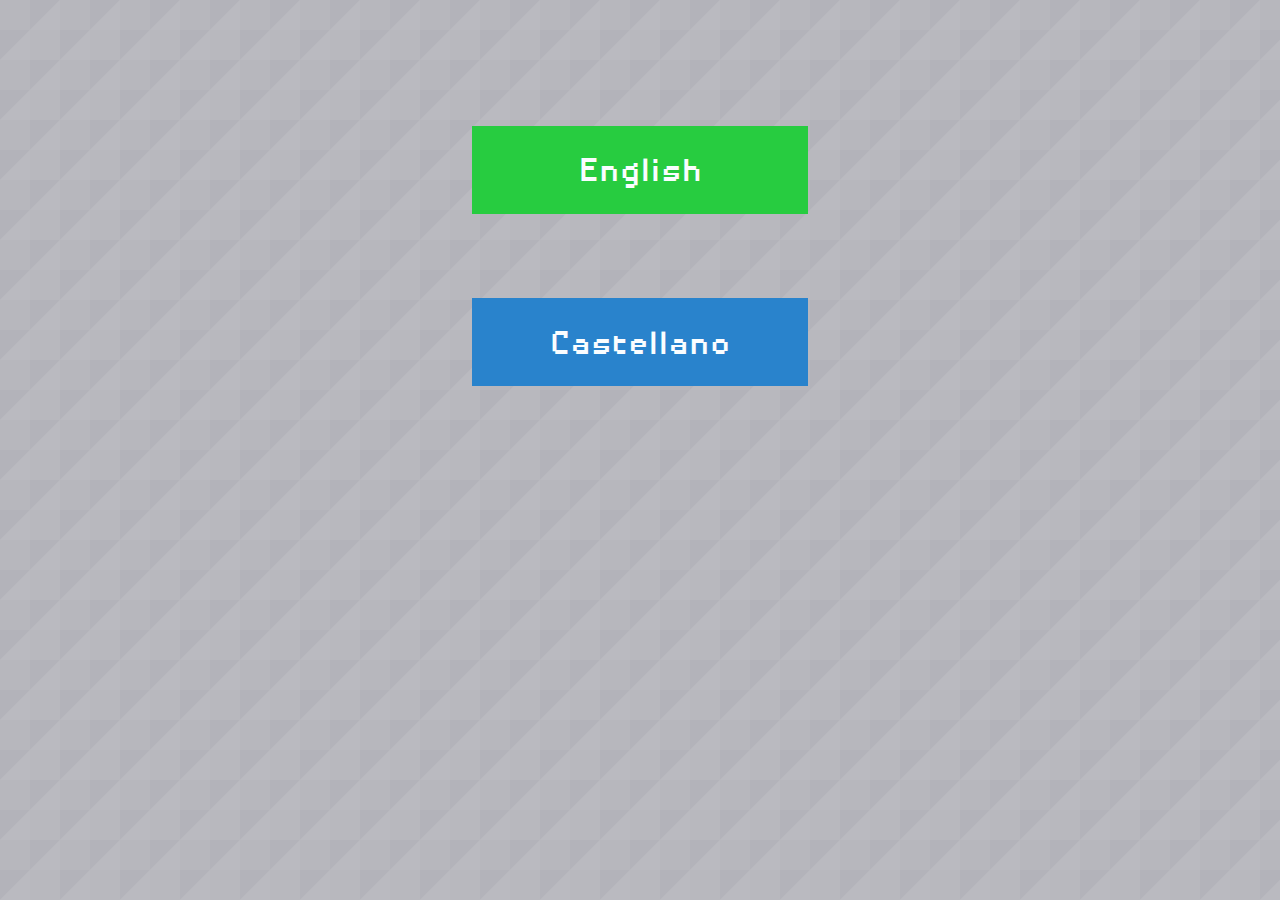
<file: idioma.html>
<!DOCTYPE html>
	<html>
	<head>
			<meta charset="utf-8">
			<meta http-equiv="X-UA-Compatible" content="IE=edge">
			<title>Salfle</title>
			<link rel="stylesheet" href="css/style.css">
			<script src="js/jquery-2.0.3.min.js" type="text/javascript"></script>
	</head>
	<body>
		<div id="botonCambiarIdiomaIngles"><div id="banderaIngles"></div>English</div> 	
		<div id="botonCambiarIdiomaCastellano"><div id="banderaCastellano"></div>Castellano</div> 	
		<script type="text/javascript">
			/** Metodos que cambia la cookie de idioma */
			$("#botonCambiarIdiomaIngles").click(function() {
				localStorage.setItem('idioma', 'en');
				location.href = 'index.html';
			});
			$("#botonCambiarIdiomaCastellano").click(function() {
				localStorage.setItem('idioma', 'es');
				location.href = 'index.html';
			});
	</script>
	</body>
</html>
</file>
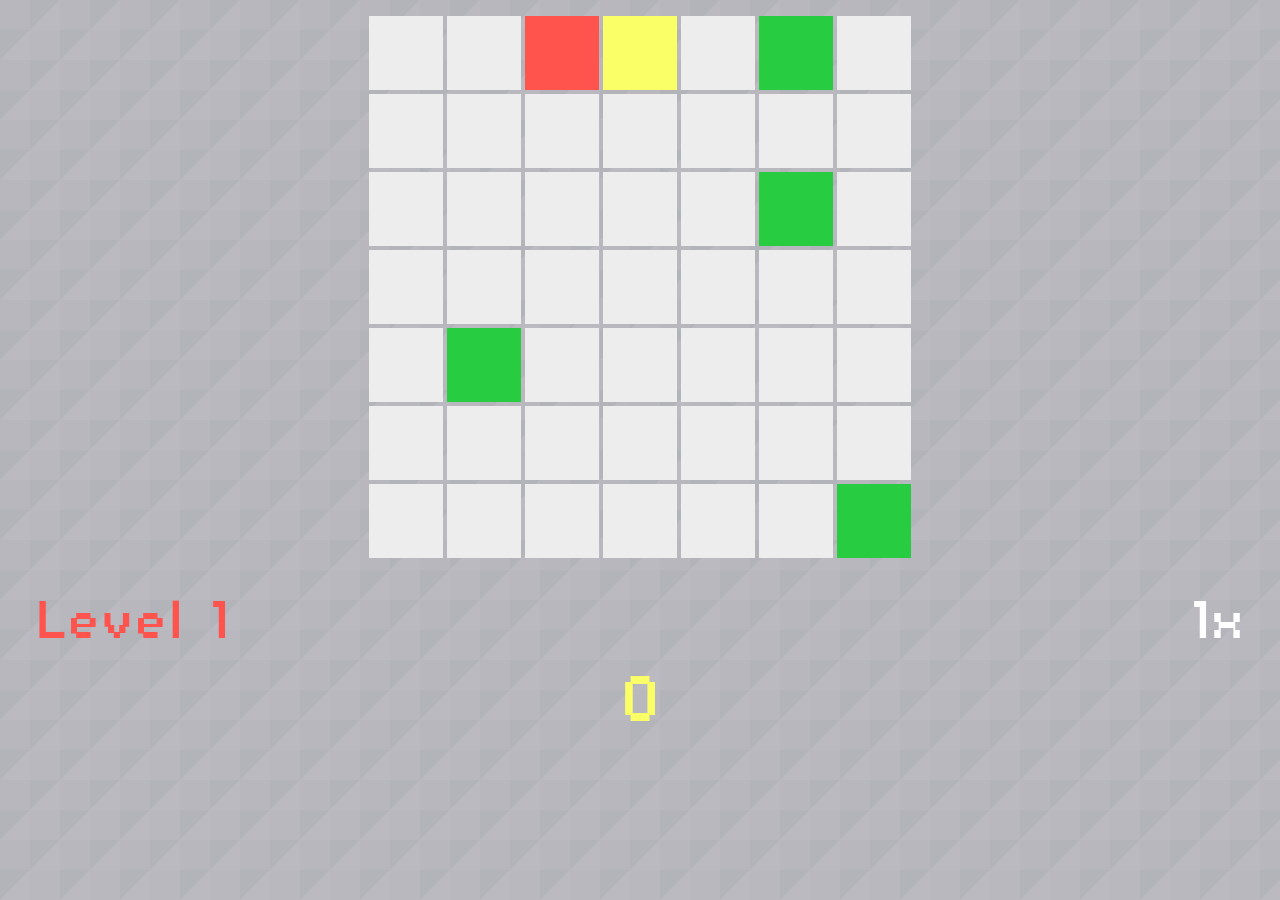
<file: juego.html>
<!DOCTYPE html>
	<html>
	<head>
			<meta charset="utf-8">
			<meta http-equiv="X-UA-Compatible" content="IE=edge">
			<title>Salfle</title>
			<link rel="stylesheet" href="css/style.css">
			<script src="js/jquery-2.0.3.min.js" type="text/javascript"></script>
			<script src="js/Modelo.js" type="text/javascript" charset="utf-8"></script>
			<script src="js/Juego.js" type="text/javascript" charset="utf-8"></script>
			<script src="js/fastclick.js" type="application/javascript"></script> 
			<script src="lang/en.js" type="text/javascript"></script>
			<script src="lang/es.js" type="text/javascript"></script>
	</head>
	<body>
		<div id="contenedorCuadros">
			<div id="cuadro1" class="cuadroG"></div>
			<div id="cuadro2" class="cuadroG"></div>
			<div id="cuadro3" class="cuadroG"></div>
			<div id="cuadro4" class="cuadroG"></div>
			<div id="cuadro5" class="cuadroG"></div>
			<div id="cuadro6" class="cuadroG"></div>
			<div id="cuadro7" class="cuadroG"></div>
			<div id="cuadro8" class="cuadroG"></div>
			<div id="cuadro9" class="cuadroG"></div>
			<div id="cuadro10" class="cuadroG"></div>
			<div id="cuadro11" class="cuadroG"></div>
			<div id="cuadro12" class="cuadroG"></div>
			<div id="cuadro13" class="cuadroG"></div>
			<div id="cuadro14" class="cuadroG"></div>
			<div id="cuadro15" class="cuadroG"></div>
			<div id="cuadro16" class="cuadroG"></div>
			<div id="cuadro17" class="cuadroG"></div>
			<div id="cuadro18" class="cuadroG"></div>
			<div id="cuadro19" class="cuadroG"></div>
			<div id="cuadro20" class="cuadroG"></div>
			<div id="cuadro21" class="cuadroG"></div>
			<div id="cuadro22" class="cuadroG"></div>
			<div id="cuadro23" class="cuadroG"></div>
			<div id="cuadro24" class="cuadroG"></div>
			<div id="cuadro25" class="cuadroG"></div>
			<div id="cuadro26" class="cuadroG"></div>
			<div id="cuadro27" class="cuadroG"></div>
			<div id="cuadro28" class="cuadroG"></div>
			<div id="cuadro29" class="cuadroG"></div>
			<div id="cuadro30" class="cuadroG"></div>
			<div id="cuadro31" class="cuadroG"></div>
			<div id="cuadro32" class="cuadroG"></div>
			<div id="cuadro33" class="cuadroG"></div>
			<div id="cuadro34" class="cuadroG"></div>
			<div id="cuadro35" class="cuadroG"></div>
			<div id="cuadro36" class="cuadroG"></div>
			<div id="cuadro37" class="cuadroG"></div>
			<div id="cuadro38" class="cuadroG"></div>
			<div id="cuadro39" class="cuadroG"></div>
			<div id="cuadro40" class="cuadroG"></div>
			<div id="cuadro41" class="cuadroG"></div>
			<div id="cuadro42" class="cuadroG"></div>
			<div id="cuadro43" class="cuadroG"></div>
			<div id="cuadro44" class="cuadroG"></div>
			<div id="cuadro45" class="cuadroG"></div>
			<div id="cuadro46" class="cuadroG"></div>
			<div id="cuadro47" class="cuadroG"></div>
			<div id="cuadro48" class="cuadroG"></div>
			<div id="cuadro49" class="cuadroG"></div>
		</div>
		<div id="combo">
			<div id="nivel"><span id="text4">Nivel</span> <span id="numNivel">1</span></div>
			<div id="multiplicador">1x</div>
		</div>
		<div id="puntuacion">0</div>
		<div id="botonReiniciar"><span id="text5">Reiniciar</span></div>
	<script type="text/javascript">
		/* Quita delay de smartphones al hacer click */
		window.addEventListener('load', function () {
			FastClick.attach(document.body);
		}, false);

		/* Carga los textos */
		var sIdioma = 'en';
		if(localStorage['idioma']) {
			sIdioma = localStorage['idioma'];
		}
		$("#text4").html(eval('sText4' + sIdioma));
		$("#text5").html(eval('sText5' + sIdioma));

    	/* Estilos iniciales */
    	var iAlchura = Math.floor($(document).width() / 7);
    	if($(document).width() > 1000) iAlchura = 80;
		$('.cuadroG').css('width', iAlchura - 6);
		$('.cuadroG').css('height', iAlchura - 6); 
		$('#contenedorCuadros').css('width', iAlchura * 7 - 14);
		$('#contenedorCuadros').css('height', iAlchura * 7 - 14);

		/* Controlador */
		var miModelo = new Modelo();
		miModelo.miJuego.empezar();
		miModelo.actualizarTablero();
		$('[id^=cuadro]').click(function() {
			var myId = $(this).attr("id");
			var sPatr = /cuadro/;
			if(sPatr.test(myId)) {
				if(!miModelo.miJuego.bTerm) miModelo.seleccionar(myId);
				miModelo.procesarEvento(myId);
			}
		});

		/* Boton reiniciar */
		$("#botonReiniciar").click(function() {
			miModelo.reiniciarJuego();
		});
	</script>
	</body>
</html>
</file>
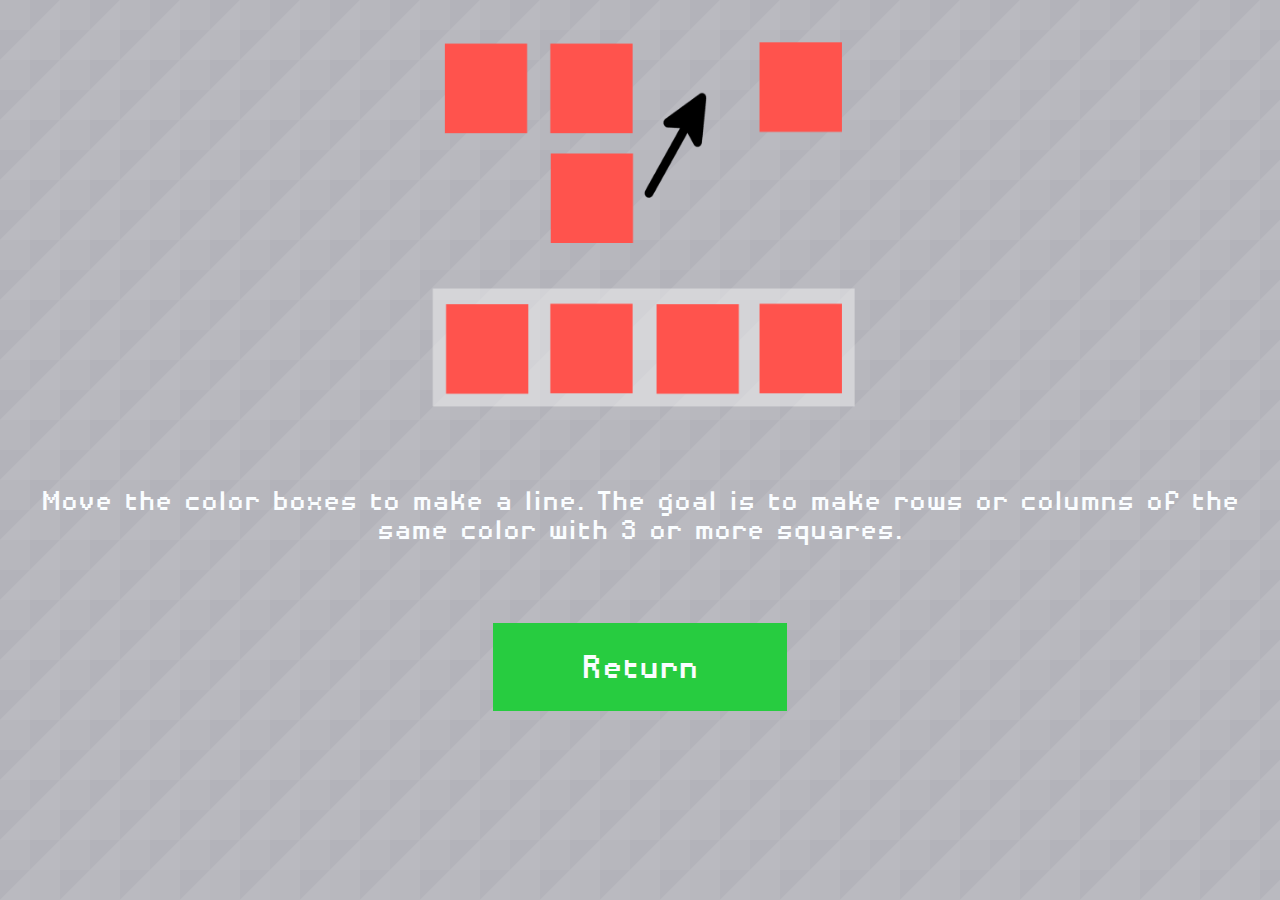
<file: tutorial.html>
<!DOCTYPE html>
	<html>
	<head>
			<meta charset="utf-8">
			<meta http-equiv="X-UA-Compatible" content="IE=edge">
			<title>Salfle</title>
			<link rel="stylesheet" href="css/style.css">
			<script src="js/jquery-2.0.3.min.js" type="text/javascript"></script>
			<script src="lang/en.js" type="text/javascript"></script>
			<script src="lang/es.js" type="text/javascript"></script>
	</head>
	<body>
		<img src="img/tutorial.png" id="imgTutorial" alt="Tutorial">
		<p id="textoTutorial"></p>
		<div id="botonVolver"><span id="text7">Volver</span></div> 	
		<script type="text/javascript">
			/* Estilos iniciales */
			var iMedida = parseInt($(window).width() - ($(window).width() / 5));
			if(iMedida > 450) iMedida = 450;
			$('#imgTutorial').css('width', iMedida + 'px');
			$('#imgTutorial').css('height', iMedida + 'px'); 

			/* Textos */
			var sIdioma = 'en';
			if(localStorage['idioma']) {
				sIdioma = localStorage['idioma'];
			}
			$("#textoTutorial").html(eval('sText6' + sIdioma));
			$("#text7").html(eval('sText7' + sIdioma));

			/** Metodos que cambia la cookie de idioma */
			$("#botonVolver").click(function() {
				location.href = 'index.html';
			});
	</script>
	</body>
</html>
</file>
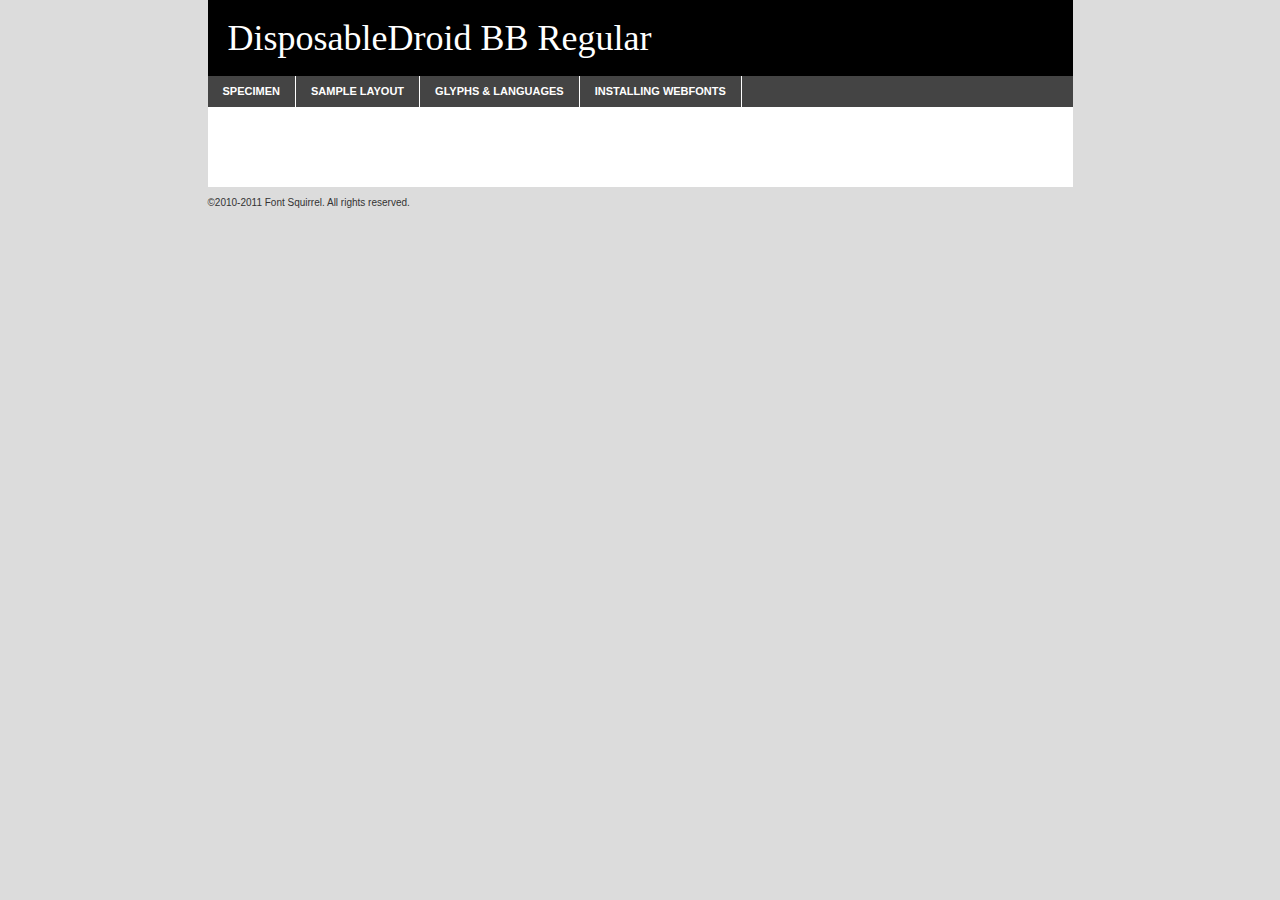
<file: font/disposabledroid/disposabledroid-bb.regular-demo.html>
<!DOCTYPE html PUBLIC "-//W3C//DTD XHTML 1.0 Transitional//EN"
	"http://www.w3.org/TR/xhtml1/DTD/xhtml1-transitional.dtd">

<html xmlns="http://www.w3.org/1999/xhtml" xml:lang="en" lang="en">
<head>
	<meta http-equiv="Content-Type" content="text/html; charset=utf-8" />
	<script src="http://ajax.googleapis.com/ajax/libs/jquery/1.7.2/jquery.min.js" type="text/javascript" charset="utf-8"></script>
	<script src="specimen_files/easytabs.js" type="text/javascript" charset="utf-8"></script>
	<link rel="stylesheet" href="specimen_files/specimen_stylesheet.css" type="text/css" charset="utf-8" />
	<link rel="stylesheet" href="stylesheet.css" type="text/css" charset="utf-8" />

	<style type="text/css">
					body{
				font-family: 'disposabledroid_bbregular';
							}
		</style>

	<title>DisposableDroid BB Regular Specimen</title>
	
	
	<script type="text/javascript" charset="utf-8">
		$(document).ready(function() {
			$('#container').easyTabs({defaultContent:1});
		});
	</script>
</head>

<body>
<div id="container">
	<div id="header">
		DisposableDroid BB Regular	</div>
	<ul class="tabs">
		<li><a href="#specimen">Specimen</a></li>
		<li><a href="#layout">Sample Layout</a></li>
				<li><a href="#glyphs">Glyphs &amp; Languages</a></li>
		<li><a href="#installing">Installing Webfonts</a></li>
		
	</ul>
	
	<div id="main_content">

		
			<div id="specimen">
		
				<div class="section">
					<div class="grid12 firstcol">
						<div class="huge">AaBb</div>
					</div>
				</div>
		
				<div class="section">
					<div class="glyph_range">A&#x200B;B&#x200b;C&#x200b;D&#x200b;E&#x200b;F&#x200b;G&#x200b;H&#x200b;I&#x200b;J&#x200b;K&#x200b;L&#x200b;M&#x200b;N&#x200b;O&#x200b;P&#x200b;Q&#x200b;R&#x200b;S&#x200b;T&#x200b;U&#x200b;V&#x200b;W&#x200b;X&#x200b;Y&#x200b;Z&#x200b;a&#x200b;b&#x200b;c&#x200b;d&#x200b;e&#x200b;f&#x200b;g&#x200b;h&#x200b;i&#x200b;j&#x200b;k&#x200b;l&#x200b;m&#x200b;n&#x200b;o&#x200b;p&#x200b;q&#x200b;r&#x200b;s&#x200b;t&#x200b;u&#x200b;v&#x200b;w&#x200b;x&#x200b;y&#x200b;z&#x200b;1&#x200b;2&#x200b;3&#x200b;4&#x200b;5&#x200b;6&#x200b;7&#x200b;8&#x200b;9&#x200b;0&#x200b;&amp;&#x200b;.&#x200b;,&#x200b;?&#x200b;!&#x200b;&#64;&#x200b;(&#x200b;)&#x200b;#&#x200b;$&#x200b;%&#x200b;*&#x200b;+&#x200b;-&#x200b;=&#x200b;:&#x200b;;</div>
				</div>
				<div class="section">
					<div class="grid12 firstcol">
						<table class="sample_table">
							<tr><td>10</td><td class="size10">abcdefghijklmnopqrstuvwxyzABCDEFGHIJKLMNOPQRSTUVWXYZ0123456789abcdefghijklmnopqrstuvwxyzABCDEFGHIJKLMNOPQRSTUVWXYZ0123456789abcdefghijklmnopqrstuvwxyzABCDEFGHIJKLMNOPQRSTUVWXYZ</td></tr>
							<tr><td>11</td><td class="size11">abcdefghijklmnopqrstuvwxyzABCDEFGHIJKLMNOPQRSTUVWXYZ0123456789abcdefghijklmnopqrstuvwxyzABCDEFGHIJKLMNOPQRSTUVWXYZ0123456789abcdefghijklmnopqrstuvwxyzABCDEFGHIJKLMNOPQRSTUVWXYZ</td></tr>
							<tr><td>12</td><td class="size12">abcdefghijklmnopqrstuvwxyzABCDEFGHIJKLMNOPQRSTUVWXYZ0123456789abcdefghijklmnopqrstuvwxyzABCDEFGHIJKLMNOPQRSTUVWXYZ0123456789abcdefghijklmnopqrstuvwxyzABCDEFGHIJKLMNOPQRSTUVWXYZ</td></tr>
							<tr><td>13</td><td class="size13">abcdefghijklmnopqrstuvwxyzABCDEFGHIJKLMNOPQRSTUVWXYZ0123456789abcdefghijklmnopqrstuvwxyzABCDEFGHIJKLMNOPQRSTUVWXYZ0123456789abcdefghijklmnopqrstuvwxyzABCDEFGHIJKLMNOPQRSTUVWXYZ</td></tr>
							<tr><td>14</td><td class="size14">abcdefghijklmnopqrstuvwxyzABCDEFGHIJKLMNOPQRSTUVWXYZ0123456789abcdefghijklmnopqrstuvwxyzABCDEFGHIJKLMNOPQRSTUVWXYZ0123456789abcdefghijklmnopqrstuvwxyzABCDEFGHIJKLMNOPQRSTUVWXYZ</td></tr>
							<tr><td>16</td><td class="size16">abcdefghijklmnopqrstuvwxyzABCDEFGHIJKLMNOPQRSTUVWXYZ0123456789abcdefghijklmnopqrstuvwxyzABCDEFGHIJKLMNOPQRSTUVWXYZ</td></tr>
							<tr><td>18</td><td class="size18">abcdefghijklmnopqrstuvwxyzABCDEFGHIJKLMNOPQRSTUVWXYZ0123456789abcdefghijklmnopqrstuvwxyzABCDEFGHIJKLMNOPQRSTUVWXYZ</td></tr>
							<tr><td>20</td><td class="size20">abcdefghijklmnopqrstuvwxyzABCDEFGHIJKLMNOPQRSTUVWXYZ0123456789abcdefghijklmnopqrstuvwxyzABCDEFGHIJKLMNOPQRSTUVWXYZ</td></tr>
							<tr><td>24</td><td class="size24">abcdefghijklmnopqrstuvwxyzABCDEFGHIJKLMNOPQRSTUVWXYZ0123456789abcdefghijklmnopqrstuvwxyzABCDEFGHIJKLMNOPQRSTUVWXYZ</td></tr>
							<tr><td>30</td><td class="size30">abcdefghijklmnopqrstuvwxyzABCDEFGHIJKLMNOPQRSTUVWXYZ0123456789abcdefghijklmnopqrstuvwxyzABCDEFGHIJKLMNOPQRSTUVWXYZ</td></tr>
							<tr><td>36</td><td class="size36">abcdefghijklmnopqrstuvwxyzABCDEFGHIJKLMNOPQRSTUVWXYZ0123456789abcdefghijklmnopqrstuvwxyzABCDEFGHIJKLMNOPQRSTUVWXYZ</td></tr>
							<tr><td>48</td><td class="size48">abcdefghijklmnopqrstuvwxyzABCDEFGHIJKLMNOPQRSTUVWXYZ0123456789abcdefghijklmnopqrstuvwxyzABCDEFGHIJKLMNOPQRSTUVWXYZ</td></tr>
							<tr><td>60</td><td class="size60">abcdefghijklmnopqrstuvwxyzABCDEFGHIJKLMNOPQRSTUVWXYZ0123456789abcdefghijklmnopqrstuvwxyzABCDEFGHIJKLMNOPQRSTUVWXYZ</td></tr>
							<tr><td>72</td><td class="size72">abcdefghijklmnopqrstuvwxyzABCDEFGHIJKLMNOPQRSTUVWXYZ0123456789abcdefghijklmnopqrstuvwxyzABCDEFGHIJKLMNOPQRSTUVWXYZ</td></tr>
							<tr><td>90</td><td class="size90">abcdefghijklmnopqrstuvwxyzABCDEFGHIJKLMNOPQRSTUVWXYZ0123456789abcdefghijklmnopqrstuvwxyzABCDEFGHIJKLMNOPQRSTUVWXYZ</td></tr>
						</table>
				
					</div>
			
				</div>
		
		
		
								<div class="section" id="bodycomparison">


										<div id="xheight">
				<div class="fontbody">&#xE000;&#xE000;&#xE000;&#xE000;&#xE000;&#xE000;&#xE000;&#xE000;&#xE000;&#xE000;&#xE000;&#xE000;&#xE000;&#xE000;&#xE000;&#xE000;&#xE000;&#xE000;&#xE000;&#xE000;&#xE000;&#xE000;&#xE000;&#xE000;&#xE000;&#xE000;&#xE000;&#xE000;&#xE000;&#xE000;&#xE000;&#xE000;&#xE000;&#xE000;&#xE000;&#xE000;&#xE000;&#xE000;&#xE000;&#xE000;&#xE000;&#xE000;&#xE000;&#xE000;&#xE000;&#xE000;&#xE000;&#xE000;&#xE000;&#xE000;&#xE000;&#xE000;&#xE000;&#xE000;&#xE000;&#xE000;&#xE000;&#xE000;&#xE000;&#xE000;&#xE000;&#xE000;&#xE000;&#xE000;&#xE000;&#xE000;&#xE000;&#xE000;&#xE000;&#xE000;&#xE000;&#xE000;&#xE000;&#xE000;&#xE000;&#xE000;&#xE000;&#xE000;&#xE000;&#xE000;&#xE000;&#xE000;&#xE000;&#xE000;&#xE000;&#xE000;&#xE000;&#xE000;&#xE000;&#xE000;&#xE000;&#xE000;&#xE000;&#xE000;&#xE000;&#xE000;&#xE000;&#xE000;&#xE000;body</div><div class="arialbody">body</div><div class="verdanabody">body</div><div class="georgiabody">body</div></div>
										<div class="fontbody" style="z-index:1">
											body<span>DisposableDroid BB Regular</span>
										</div>
										<div class="arialbody" style="z-index:1">
											body<span>Arial</span>
										</div>
										<div class="verdanabody" style="z-index:1">
											body<span>Verdana</span>
										</div>
										<div class="georgiabody" style="z-index:1">
											body<span>Georgia</span>
										</div>



								</div>
		
		
				<div class="section psample psample_row1" id="">
					
					<div class="grid2 firstcol">
						<p class="size10"><span>10.</span>Aenean lacinia bibendum nulla sed consectetur. Fusce dapibus, tellus ac cursus commodo, tortor mauris condimentum nibh, ut fermentum massa justo sit amet risus. Nullam id dolor id nibh ultricies vehicula ut id elit. Cum sociis natoque penatibus et magnis dis parturient montes, nascetur ridiculus mus. Nulla vitae elit libero, a pharetra augue.</p>
			
					</div>
					<div class="grid3">
						<p class="size11"><span>11.</span>Aenean lacinia bibendum nulla sed consectetur. Fusce dapibus, tellus ac cursus commodo, tortor mauris condimentum nibh, ut fermentum massa justo sit amet risus. Nullam id dolor id nibh ultricies vehicula ut id elit. Cum sociis natoque penatibus et magnis dis parturient montes, nascetur ridiculus mus. Nulla vitae elit libero, a pharetra augue.</p>
			
					</div>
					<div class="grid3">
						<p class="size12"><span>12.</span>Aenean lacinia bibendum nulla sed consectetur. Fusce dapibus, tellus ac cursus commodo, tortor mauris condimentum nibh, ut fermentum massa justo sit amet risus. Nullam id dolor id nibh ultricies vehicula ut id elit. Cum sociis natoque penatibus et magnis dis parturient montes, nascetur ridiculus mus. Nulla vitae elit libero, a pharetra augue.</p>
			
					</div>
					<div class="grid4">
						<p class="size13"><span>13.</span>Aenean lacinia bibendum nulla sed consectetur. Fusce dapibus, tellus ac cursus commodo, tortor mauris condimentum nibh, ut fermentum massa justo sit amet risus. Nullam id dolor id nibh ultricies vehicula ut id elit. Cum sociis natoque penatibus et magnis dis parturient montes, nascetur ridiculus mus. Nulla vitae elit libero, a pharetra augue.</p>
			
					</div>
					<div class="white_blend"></div>
					
				</div>
				<div class="section psample psample_row2" id="">
					<div class="grid3 firstcol">
						<p class="size14"><span>14.</span>Aenean lacinia bibendum nulla sed consectetur. Fusce dapibus, tellus ac cursus commodo, tortor mauris condimentum nibh, ut fermentum massa justo sit amet risus. Nullam id dolor id nibh ultricies vehicula ut id elit. Cum sociis natoque penatibus et magnis dis parturient montes, nascetur ridiculus mus. Nulla vitae elit libero, a pharetra augue.</p>
			
					</div>
					<div class="grid4">
						<p class="size16"><span>16.</span>Aenean lacinia bibendum nulla sed consectetur. Fusce dapibus, tellus ac cursus commodo, tortor mauris condimentum nibh, ut fermentum massa justo sit amet risus. Nullam id dolor id nibh ultricies vehicula ut id elit. Cum sociis natoque penatibus et magnis dis parturient montes, nascetur ridiculus mus. Nulla vitae elit libero, a pharetra augue.</p>
			
					</div>
					<div class="grid5">
						<p class="size18"><span>18.</span>Aenean lacinia bibendum nulla sed consectetur. Fusce dapibus, tellus ac cursus commodo, tortor mauris condimentum nibh, ut fermentum massa justo sit amet risus. Nullam id dolor id nibh ultricies vehicula ut id elit. Cum sociis natoque penatibus et magnis dis parturient montes, nascetur ridiculus mus. Nulla vitae elit libero, a pharetra augue.</p>
			
					</div>

					<div class="white_blend"></div>

				</div>
				
				<div class="section psample psample_row3" id="">
					<div class="grid5 firstcol">
						<p class="size20"><span>20.</span>Aenean lacinia bibendum nulla sed consectetur. Fusce dapibus, tellus ac cursus commodo, tortor mauris condimentum nibh, ut fermentum massa justo sit amet risus. Nullam id dolor id nibh ultricies vehicula ut id elit. Cum sociis natoque penatibus et magnis dis parturient montes, nascetur ridiculus mus. Nulla vitae elit libero, a pharetra augue.</p>
					</div>
					<div class="grid7">
						<p class="size24"><span>24.</span>Aenean lacinia bibendum nulla sed consectetur. Fusce dapibus, tellus ac cursus commodo, tortor mauris condimentum nibh, ut fermentum massa justo sit amet risus. Nullam id dolor id nibh ultricies vehicula ut id elit. Cum sociis natoque penatibus et magnis dis parturient montes, nascetur ridiculus mus. Nulla vitae elit libero, a pharetra augue.</p>
					</div>
					
					<div class="white_blend"></div>
					
				</div>
				
				<div class="section psample psample_row4" id="">
					<div class="grid12 firstcol">
						<p class="size30"><span>30.</span>Aenean lacinia bibendum nulla sed consectetur. Fusce dapibus, tellus ac cursus commodo, tortor mauris condimentum nibh, ut fermentum massa justo sit amet risus. Nullam id dolor id nibh ultricies vehicula ut id elit. Cum sociis natoque penatibus et magnis dis parturient montes, nascetur ridiculus mus. Nulla vitae elit libero, a pharetra augue.</p>
					</div>
					<div class="white_blend"></div>
					
				</div>
				
				
				
				<div class="section psample psample_row1 fullreverse">
					<div class="grid2 firstcol">
						<p class="size10"><span>10.</span>Aenean lacinia bibendum nulla sed consectetur. Fusce dapibus, tellus ac cursus commodo, tortor mauris condimentum nibh, ut fermentum massa justo sit amet risus. Nullam id dolor id nibh ultricies vehicula ut id elit. Cum sociis natoque penatibus et magnis dis parturient montes, nascetur ridiculus mus. Nulla vitae elit libero, a pharetra augue.</p>
			
					</div>
					<div class="grid3">
						<p class="size11"><span>11.</span>Aenean lacinia bibendum nulla sed consectetur. Fusce dapibus, tellus ac cursus commodo, tortor mauris condimentum nibh, ut fermentum massa justo sit amet risus. Nullam id dolor id nibh ultricies vehicula ut id elit. Cum sociis natoque penatibus et magnis dis parturient montes, nascetur ridiculus mus. Nulla vitae elit libero, a pharetra augue.</p>
			
					</div>
					<div class="grid3">
						<p class="size12"><span>12.</span>Aenean lacinia bibendum nulla sed consectetur. Fusce dapibus, tellus ac cursus commodo, tortor mauris condimentum nibh, ut fermentum massa justo sit amet risus. Nullam id dolor id nibh ultricies vehicula ut id elit. Cum sociis natoque penatibus et magnis dis parturient montes, nascetur ridiculus mus. Nulla vitae elit libero, a pharetra augue.</p>
			
					</div>
					<div class="grid4">
						<p class="size13"><span>13.</span>Aenean lacinia bibendum nulla sed consectetur. Fusce dapibus, tellus ac cursus commodo, tortor mauris condimentum nibh, ut fermentum massa justo sit amet risus. Nullam id dolor id nibh ultricies vehicula ut id elit. Cum sociis natoque penatibus et magnis dis parturient montes, nascetur ridiculus mus. Nulla vitae elit libero, a pharetra augue.</p>
			
					</div>
					<div class="black_blend"></div>
					
				</div>
				
				<div class="section psample psample_row2 fullreverse">
					<div class="grid3 firstcol">
						<p class="size14"><span>14.</span>Aenean lacinia bibendum nulla sed consectetur. Fusce dapibus, tellus ac cursus commodo, tortor mauris condimentum nibh, ut fermentum massa justo sit amet risus. Nullam id dolor id nibh ultricies vehicula ut id elit. Cum sociis natoque penatibus et magnis dis parturient montes, nascetur ridiculus mus. Nulla vitae elit libero, a pharetra augue.</p>
			
					</div>
					<div class="grid4">
						<p class="size16"><span>16.</span>Aenean lacinia bibendum nulla sed consectetur. Fusce dapibus, tellus ac cursus commodo, tortor mauris condimentum nibh, ut fermentum massa justo sit amet risus. Nullam id dolor id nibh ultricies vehicula ut id elit. Cum sociis natoque penatibus et magnis dis parturient montes, nascetur ridiculus mus. Nulla vitae elit libero, a pharetra augue.</p>
			
					</div>
					<div class="grid5">
						<p class="size18"><span>18.</span>Aenean lacinia bibendum nulla sed consectetur. Fusce dapibus, tellus ac cursus commodo, tortor mauris condimentum nibh, ut fermentum massa justo sit amet risus. Nullam id dolor id nibh ultricies vehicula ut id elit. Cum sociis natoque penatibus et magnis dis parturient montes, nascetur ridiculus mus. Nulla vitae elit libero, a pharetra augue.</p>
			
					</div>
					<div class="black_blend"></div>

				</div>
				
				<div class="section psample fullreverse psample_row3" id="">
					<div class="grid5 firstcol">
						<p class="size20"><span>20.</span>Aenean lacinia bibendum nulla sed consectetur. Fusce dapibus, tellus ac cursus commodo, tortor mauris condimentum nibh, ut fermentum massa justo sit amet risus. Nullam id dolor id nibh ultricies vehicula ut id elit. Cum sociis natoque penatibus et magnis dis parturient montes, nascetur ridiculus mus. Nulla vitae elit libero, a pharetra augue.</p>
					</div>
					<div class="grid7">
						<p class="size24"><span>24.</span>Aenean lacinia bibendum nulla sed consectetur. Fusce dapibus, tellus ac cursus commodo, tortor mauris condimentum nibh, ut fermentum massa justo sit amet risus. Nullam id dolor id nibh ultricies vehicula ut id elit. Cum sociis natoque penatibus et magnis dis parturient montes, nascetur ridiculus mus. Nulla vitae elit libero, a pharetra augue.</p>
					</div>
					
					<div class="black_blend"></div>
					
				</div>
				
				<div class="section psample fullreverse psample_row4" id="" style="border-bottom: 20px #000 solid;">
					<div class="grid12 firstcol">
						<p class="size30"><span>30.</span>Aenean lacinia bibendum nulla sed consectetur. Fusce dapibus, tellus ac cursus commodo, tortor mauris condimentum nibh, ut fermentum massa justo sit amet risus. Nullam id dolor id nibh ultricies vehicula ut id elit. Cum sociis natoque penatibus et magnis dis parturient montes, nascetur ridiculus mus. Nulla vitae elit libero, a pharetra augue.</p>
					</div>
					<div class="black_blend"></div>
					
				</div>
				
				
				
				
			</div>
			
			<div id="layout">
				
				<div class="section">
					
					<div class="grid12 firstcol">
						<h1>Lorem Ipsum Dolor</h1>
						<h2>Etiam porta sem malesuada magna mollis euismod</h2>
						
						<p class="byline">By <a href="#link">Aenean Lacinia</a></p>
					</div>
				</div>
				<div class="section">
					<div class="grid8 firstcol">
						<p class="large">Donec sed odio dui. Morbi leo risus, porta ac consectetur ac, vestibulum at eros. Fusce dapibus, tellus ac cursus commodo, tortor mauris condimentum nibh, ut fermentum massa justo sit amet risus. </p>

						
						<h3>Pellentesque ornare sem</h3>

						<p>Maecenas sed diam eget risus varius blandit sit amet non magna. Maecenas faucibus mollis interdum. Donec ullamcorper nulla non metus auctor fringilla. Nullam id dolor id nibh ultricies vehicula ut id elit. Nullam id dolor id nibh ultricies vehicula ut id elit. </p>

						<p>Aenean eu leo quam. Pellentesque ornare sem lacinia quam venenatis vestibulum. Lorem ipsum dolor sit amet, consectetur adipiscing elit. Cum sociis natoque penatibus et magnis dis parturient montes, nascetur ridiculus mus. </p>

						<p>Nulla vitae elit libero, a pharetra augue. Praesent commodo cursus magna, vel scelerisque nisl consectetur et. Aenean lacinia bibendum nulla sed consectetur. </p>

						<p>Nullam quis risus eget urna mollis ornare vel eu leo. Nullam quis risus eget urna mollis ornare vel eu leo. Maecenas sed diam eget risus varius blandit sit amet non magna. Donec ullamcorper nulla non metus auctor fringilla. </p>

						<h3>Cras mattis consectetur</h3>

						<p>Aenean eu leo quam. Pellentesque ornare sem lacinia quam venenatis vestibulum. Aenean lacinia bibendum nulla sed consectetur. Integer posuere erat a ante venenatis dapibus posuere velit aliquet. Cras mattis consectetur purus sit amet fermentum. </p>

						<p>Nullam id dolor id nibh ultricies vehicula ut id elit. Nullam quis risus eget urna mollis ornare vel eu leo. Cras mattis consectetur purus sit amet fermentum.</p>
					</div>
					
					<div class="grid4 sidebar">
						
						<div class="box reverse">
							<p class="last">Nullam quis risus eget urna mollis ornare vel eu leo. Donec ullamcorper nulla non metus auctor fringilla. Cras mattis consectetur purus sit amet fermentum. Sed posuere consectetur est at lobortis. Lorem ipsum dolor sit amet, consectetur adipiscing elit. </p>
						</div>
						
						<p class="caption">Maecenas sed diam eget risus varius.</p>

						<p>Vestibulum id ligula porta felis euismod semper. Integer posuere erat a ante venenatis dapibus posuere velit aliquet. Vestibulum id ligula porta felis euismod semper. Sed posuere consectetur est at lobortis. Maecenas sed diam eget risus varius blandit sit amet non magna. Fusce dapibus, tellus ac cursus commodo, tortor mauris condimentum nibh, ut fermentum massa justo sit amet risus. </p>

					

						<p>Duis mollis, est non commodo luctus, nisi erat porttitor ligula, eget lacinia odio sem nec elit. Aenean lacinia bibendum nulla sed consectetur. Vivamus sagittis lacus vel augue laoreet rutrum faucibus dolor auctor. Aenean lacinia bibendum nulla sed consectetur. Nullam quis risus eget urna mollis ornare vel eu leo. </p>

						<p>Praesent commodo cursus magna, vel scelerisque nisl consectetur et. Donec ullamcorper nulla non metus auctor fringilla. Maecenas faucibus mollis interdum. Fusce dapibus, tellus ac cursus commodo, tortor mauris condimentum nibh, ut fermentum massa justo sit amet risus. </p>

					</div>
				</div>
				
			</div>


			



		<div id="glyphs">
			<div class="section">
				<div class="grid12 firstcol">
			
				<h1>Language Support</h1>
				<p>The subset of DisposableDroid BB Regular in this kit supports the following languages:<br />
			
					English				</p>
				<h1>Glyph Chart</h1>
				<p>The subset of DisposableDroid BB Regular in this kit includes all the glyphs listed below. Unicode entities are included above each glyph to help you insert individual characters into your layout.</p>
				<div id="glyph_chart">
			
																														 <div><p>&amp;#13;</p>&#13;</div>
																				 <div><p>&amp;#32;</p>&#32;</div>
																				 <div><p>&amp;#33;</p>&#33;</div>
																				 <div><p>&amp;#34;</p>&#34;</div>
																				 <div><p>&amp;#35;</p>&#35;</div>
																				 <div><p>&amp;#36;</p>&#36;</div>
																				 <div><p>&amp;#37;</p>&#37;</div>
																				 <div><p>&amp;#38;</p>&#38;</div>
																				 <div><p>&amp;#39;</p>&#39;</div>
																				 <div><p>&amp;#40;</p>&#40;</div>
																				 <div><p>&amp;#41;</p>&#41;</div>
																				 <div><p>&amp;#42;</p>&#42;</div>
																				 <div><p>&amp;#43;</p>&#43;</div>
																				 <div><p>&amp;#44;</p>&#44;</div>
																				 <div><p>&amp;#45;</p>&#45;</div>
																				 <div><p>&amp;#46;</p>&#46;</div>
																				 <div><p>&amp;#47;</p>&#47;</div>
																				 <div><p>&amp;#48;</p>&#48;</div>
																				 <div><p>&amp;#49;</p>&#49;</div>
																				 <div><p>&amp;#50;</p>&#50;</div>
																				 <div><p>&amp;#51;</p>&#51;</div>
																				 <div><p>&amp;#52;</p>&#52;</div>
																				 <div><p>&amp;#53;</p>&#53;</div>
																				 <div><p>&amp;#54;</p>&#54;</div>
																				 <div><p>&amp;#55;</p>&#55;</div>
																				 <div><p>&amp;#56;</p>&#56;</div>
																				 <div><p>&amp;#57;</p>&#57;</div>
																				 <div><p>&amp;#58;</p>&#58;</div>
																				 <div><p>&amp;#59;</p>&#59;</div>
																				 <div><p>&amp;#60;</p>&#60;</div>
																				 <div><p>&amp;#61;</p>&#61;</div>
																				 <div><p>&amp;#62;</p>&#62;</div>
																				 <div><p>&amp;#63;</p>&#63;</div>
																				 <div><p>&amp;#64;</p>&#64;</div>
																				 <div><p>&amp;#65;</p>&#65;</div>
																				 <div><p>&amp;#66;</p>&#66;</div>
																				 <div><p>&amp;#67;</p>&#67;</div>
																				 <div><p>&amp;#68;</p>&#68;</div>
																				 <div><p>&amp;#69;</p>&#69;</div>
																				 <div><p>&amp;#70;</p>&#70;</div>
																				 <div><p>&amp;#71;</p>&#71;</div>
																				 <div><p>&amp;#72;</p>&#72;</div>
																				 <div><p>&amp;#73;</p>&#73;</div>
																				 <div><p>&amp;#74;</p>&#74;</div>
																				 <div><p>&amp;#75;</p>&#75;</div>
																				 <div><p>&amp;#76;</p>&#76;</div>
																				 <div><p>&amp;#77;</p>&#77;</div>
																				 <div><p>&amp;#78;</p>&#78;</div>
																				 <div><p>&amp;#79;</p>&#79;</div>
																				 <div><p>&amp;#80;</p>&#80;</div>
																				 <div><p>&amp;#81;</p>&#81;</div>
																				 <div><p>&amp;#82;</p>&#82;</div>
																				 <div><p>&amp;#83;</p>&#83;</div>
																				 <div><p>&amp;#84;</p>&#84;</div>
																				 <div><p>&amp;#85;</p>&#85;</div>
																				 <div><p>&amp;#86;</p>&#86;</div>
																				 <div><p>&amp;#87;</p>&#87;</div>
																				 <div><p>&amp;#88;</p>&#88;</div>
																				 <div><p>&amp;#89;</p>&#89;</div>
																				 <div><p>&amp;#90;</p>&#90;</div>
																				 <div><p>&amp;#91;</p>&#91;</div>
																				 <div><p>&amp;#92;</p>&#92;</div>
																				 <div><p>&amp;#93;</p>&#93;</div>
																				 <div><p>&amp;#94;</p>&#94;</div>
																				 <div><p>&amp;#95;</p>&#95;</div>
																				 <div><p>&amp;#96;</p>&#96;</div>
																				 <div><p>&amp;#97;</p>&#97;</div>
																				 <div><p>&amp;#98;</p>&#98;</div>
																				 <div><p>&amp;#99;</p>&#99;</div>
																				 <div><p>&amp;#100;</p>&#100;</div>
																				 <div><p>&amp;#101;</p>&#101;</div>
																				 <div><p>&amp;#102;</p>&#102;</div>
																				 <div><p>&amp;#103;</p>&#103;</div>
																				 <div><p>&amp;#104;</p>&#104;</div>
																				 <div><p>&amp;#105;</p>&#105;</div>
																				 <div><p>&amp;#106;</p>&#106;</div>
																				 <div><p>&amp;#107;</p>&#107;</div>
																				 <div><p>&amp;#108;</p>&#108;</div>
																				 <div><p>&amp;#109;</p>&#109;</div>
																				 <div><p>&amp;#110;</p>&#110;</div>
																				 <div><p>&amp;#111;</p>&#111;</div>
																				 <div><p>&amp;#112;</p>&#112;</div>
																				 <div><p>&amp;#113;</p>&#113;</div>
																				 <div><p>&amp;#114;</p>&#114;</div>
																				 <div><p>&amp;#115;</p>&#115;</div>
																				 <div><p>&amp;#116;</p>&#116;</div>
																				 <div><p>&amp;#117;</p>&#117;</div>
																				 <div><p>&amp;#118;</p>&#118;</div>
																				 <div><p>&amp;#119;</p>&#119;</div>
																				 <div><p>&amp;#120;</p>&#120;</div>
																				 <div><p>&amp;#121;</p>&#121;</div>
																				 <div><p>&amp;#122;</p>&#122;</div>
																				 <div><p>&amp;#123;</p>&#123;</div>
																				 <div><p>&amp;#124;</p>&#124;</div>
																				 <div><p>&amp;#125;</p>&#125;</div>
																				 <div><p>&amp;#126;</p>&#126;</div>
																				 <div><p>&amp;#160;</p>&#160;</div>
																				 <div><p>&amp;#162;</p>&#162;</div>
																				 <div><p>&amp;#169;</p>&#169;</div>
																				 <div><p>&amp;#173;</p>&#173;</div>
																				 <div><p>&amp;#174;</p>&#174;</div>
																				 <div><p>&amp;#8192;</p>&#8192;</div>
																				 <div><p>&amp;#8193;</p>&#8193;</div>
																				 <div><p>&amp;#8194;</p>&#8194;</div>
																				 <div><p>&amp;#8195;</p>&#8195;</div>
																				 <div><p>&amp;#8196;</p>&#8196;</div>
																				 <div><p>&amp;#8197;</p>&#8197;</div>
																				 <div><p>&amp;#8198;</p>&#8198;</div>
																				 <div><p>&amp;#8199;</p>&#8199;</div>
																				 <div><p>&amp;#8200;</p>&#8200;</div>
																				 <div><p>&amp;#8201;</p>&#8201;</div>
																				 <div><p>&amp;#8202;</p>&#8202;</div>
																				 <div><p>&amp;#8208;</p>&#8208;</div>
																				 <div><p>&amp;#8209;</p>&#8209;</div>
																				 <div><p>&amp;#8210;</p>&#8210;</div>
																				 <div><p>&amp;#8211;</p>&#8211;</div>
																				 <div><p>&amp;#8212;</p>&#8212;</div>
																				 <div><p>&amp;#8216;</p>&#8216;</div>
																				 <div><p>&amp;#8217;</p>&#8217;</div>
																				 <div><p>&amp;#8220;</p>&#8220;</div>
																				 <div><p>&amp;#8221;</p>&#8221;</div>
																				 <div><p>&amp;#8230;</p>&#8230;</div>
																				 <div><p>&amp;#8239;</p>&#8239;</div>
																				 <div><p>&amp;#8287;</p>&#8287;</div>
																				 <div><p>&amp;#8364;</p>&#8364;</div>
																				 <div><p>&amp;#8482;</p>&#8482;</div>
																				 <div><p>&amp;#57344;</p>&#57344;</div>
																												</div>	
				</div>
		
		
			</div>
		</div>
		
		
		<div id="specs">
			
		</div>
	
		<div id="installing">
			<div class="section">
				<div class="grid7 firstcol">
					<h1>Installing Webfonts</h1>
					
					<p>Webfonts are supported by all major browser platforms but not all in the same way. There are currently four different font formats that must be included in order to target all browsers. This includes TTF, WOFF, EOT and SVG.</p>
					
					<h2>1. Upload your webfonts</h2>
					<p>You must upload your webfont kit to your website. They should be in or near the same directory as your CSS files.</p>
					
					<h2>2. Include the webfont stylesheet</h2>
					<p>A special CSS @font-face declaration helps the various browsers select the appropriate font it needs without causing you a bunch of headaches. Learn more about this syntax by reading the <a href="http://www.fontspring.com/blog/further-hardening-of-the-bulletproof-syntax">Fontspring blog post</a> about it. The code for it is as follows:</p>


<code>
@font-face{ 
	font-family: 'MyWebFont';
	src: url('WebFont.eot');
	src: url('WebFont.eot?#iefix') format('embedded-opentype'),
	     url('WebFont.woff') format('woff'),
	     url('WebFont.ttf') format('truetype'),
	     url('WebFont.svg#webfont') format('svg');
}
</code>

	<p>We've already gone ahead and generated the code for you. All you have to do is link to the stylesheet in your HTML, like this:</p>
	<code>&lt;link rel=&quot;stylesheet&quot; href=&quot;stylesheet.css&quot; type=&quot;text/css&quot; charset=&quot;utf-8&quot; /&gt;</code>

					<h2>3. Modify your own stylesheet</h2>
					<p>To take advantage of your new fonts, you must tell your stylesheet to use them. Look at the original @font-face declaration above and find the property called "font-family." The name linked there will be what you use to reference the font. Prepend that webfont name to the font stack in the "font-family" property, inside the selector you want to change. For example:</p>
<code>p { font-family: 'WebFont', Arial, sans-serif; }</code>

<h2>4. Test</h2>
<p>Getting webfonts to work cross-browser <em>can</em> be tricky. Use the information in the sidebar to help you if you find that fonts aren't loading in a particular browser.</p>
				</div>
				
				<div class="grid5 sidebar">
					<div class="box">
						<h2>Troubleshooting<br />Font-Face Problems</h2>
						<p>Having trouble getting your webfonts to load in your new website? Here are some tips to sort out what might be the problem.</p>

						<h3>Fonts not showing in any browser</h3>

						<p>This sounds like you need to work on the plumbing. You either did not upload the fonts to the correct directory, or you did not link the fonts properly in the CSS. If you've confirmed that all this is correct and you still have a problem, take a look at your .htaccess file and see if requests are getting intercepted.</p>

						<h3>Fonts not loading in iPhone or iPad</h3>

						<p>The most common problem here is that you are serving the fonts from an IIS server. IIS refuses to serve files that have unknown MIME types. If that is the case, you must set the MIME type for SVG to "image/svg+xml" in the server settings. Follow these instructions from Microsoft if you need help.</p>

						<h3>Fonts not loading in Firefox</h3>

						<p>The primary reason for this failure? You are still using a version Firefox older than 3.5. So upgrade already! If that isn't it, then you are very likely serving fonts from a different domain. Firefox requires that all font assets be served from the same domain. Lastly it is possible that you need to add WOFF to your list of MIME types (if you are serving via IIS.)</p>

						<h3>Fonts not loading in IE</h3>

						<p>Are you looking at Internet Explorer on an actual Windows machine or are you cheating by using a service like Adobe BrowserLab? Many of these screenshot services do not render @font-face for IE. Best to test it on a real machine.</p>

						<h3>Fonts not loading in IE9</h3>

						<p>IE9, like Firefox, requires that fonts be served from the same domain as the website. Make sure that is the case.</p>
					</div>
				</div>
			</div>
			
		</div>
	
	</div>
	<div id="footer">
		<p>&copy;2010-2011 Font Squirrel. All rights reserved.</p>
	</div>
</div>
</body>
</html>
</file>
<file: css/style.css>
/********* GENERAL ***********/
@font-face {
    font-family: 'disposabledroid';
    src: url('../font/disposabledroid/disposabledroid-bb.regular-webfont.eot');
    src: url('../font/disposabledroid/disposabledroid-bb.regular-webfont.eot?#iefix') format('embedded-opentype'),
         url('../font/disposabledroid/disposabledroid-bb.regular-webfont.woff') format('woff'),
         url('../font/disposabledroid/disposabledroid-bb.regular-webfont.ttf') format('truetype'),
         url('../font/disposabledroid/disposabledroid-bb.regular-webfont.svg#disposabledroid_bbregular') format('svg');
    font-weight: normal;
    font-style: normal;
}
* {
	margin: 0;
	padding: 0;
	-webkit-tap-highlight-color: rgba(0,0,0,0);
  	-webkit-tap-highlight-color: transparent;
}
body {
	background-image: url("../img/fondo.png");
	font-size: 14px;
	text-align: center;
	color: #FAFDFF;
	font-family: 'disposabledroid';
}
a {
	color: #FAFDFF;
	text-decoration: none;
}
/********* MENU INTRODUCCION ***********/
h1 {
	font-size: 5em;
	margin-top: 1em;
	color: #2983CC;
}
h2 {
	font-size: 2em;
	margin-top: 0.2em;
	color: #FAFF67;
}
/** Colores
Amarillo: FAFF67
Rojo: FF534D;
Azul: 2983CC;
Granate: B22924;
Marino: 2D77B2;
Fuente: FAFDFF;
**/
#botonEmpezar {
	position: relative;
	margin: 0 auto;
	width: 8em;
	height: 1.4em;
	background-color: #FF534D;
	margin-top: 2em;
	font-size: 3em;
	padding-top: 0.7em;
}
#botonEmpezar:hover {
	cursor: pointer;
	box-shadow: 1em 1em rgba(0, 0, 0, 0.5);
	top: -10px;
	transition: all 0.5s ease-in-out;
}
#botonInstrucciones {
	position: relative;
	margin: 0 auto;
	width: 8em;
	height: 1.4em;
	background-color: #2983CC;
	margin-top: 1em;
	font-size: 2em;
	padding-top: 0.7em;
}
#botonInstrucciones:hover {
	cursor: pointer;
	box-shadow: 1em 1em rgba(0, 0, 0, 0.5);
	top: -10px;
	transition: all 0.5s ease-in-out;
}
#botonIdioma {
	position: relative;
	margin: 0 auto;
	width: 8em;
	height: 1.4em;
	background-color: #27CC40;
	margin-top: 1em;
	font-size: 2em;
	padding-top: 0.7em;
}
#botonIdioma:hover {
	cursor: pointer;
	box-shadow: 1em 1em rgba(0, 0, 0, 0.5);
	top: -10px;
	transition: all 0.5s ease-in-out;
}
#bandera {
	position: absolute;
	top: 0.7em;
	left: 0.8em;
	width: 30px;
	height: 20px;
	background-repeat: no-repeat;
}
#carga {
	position: absolute;
	top: 0.7em;
	left: 0.5em;
	width: 32px;
	height: 32px;
	background-image: url("../img/carga.gif");
	background-repeat: no-repeat;
	visibility: hidden;
}

/********* TUTORIAL **********/
#botonVolver {
	position: relative;
	margin: 0 auto;
	width: 7em;
	height: 1.4em;
	background-color: #27CC40;
	margin-top: 1em;
	margin-bottom: 2em;
	font-size: 3em;
	padding-top: 0.7em;

	transition: all 0.5s ease-in-out;
}
#botonVolver:hover {
	cursor: pointer;
	box-shadow: 1em 1em rgba(0, 0, 0, 0.5);
	top: -10px;

	transition: all 0.5s ease-in-out;
}
#imgTutorial {
	position: relative;
	margin: 0 auto;
}
#textoTutorial {
	font-size: 2.5em;
	padding: 1em;
}
/********* IDIOMA **********/
#botonCambiarIdiomaIngles {
	position: relative;
	margin: 0 auto;
	width: 8em;
	height: 1.4em;
	background-color: #27CC40;
	margin-top: 3em;
	font-size: 3em;
	padding-top: 0.7em;

	transition: all 0.5s ease-in-out;
}
#botonCambiarIdiomaIngles:hover {
	cursor: pointer;
	box-shadow: 1em 1em rgba(0, 0, 0, 0.5);
	top: -10px;

	transition: all 0.5s ease-in-out;
}
#botonCambiarIdiomaCastellano {
	position: relative;
	margin: 0 auto;
	width: 8em;
	height: 1.4em;
	background-color: #2983CC;
	margin-top: 2em;
	font-size: 3em;
	padding-top: 0.7em;

	transition: all 0.5s ease-in-out;
}
#botonCambiarIdiomaCastellano:hover {
	cursor: pointer;
	box-shadow: 1em 1em rgba(0, 0, 0, 0.5);
	top: -10px;

	transition: all 0.5s ease-in-out;
}

/********* JUEGO ***********/
.cuadroG {
	float: left;
	background-color: #F5F5F5;
	margin: 2px;

	transition: all 0.5s ease-in-out;
}
#contenedorCuadros {
	position: relative;
	margin: 0 auto;
	margin-top: 1em;
}
#nivel {
	float: left;
	margin-left: 0.5em;
}
#combo {
	position: relative;
	margin: 0 auto;
	margin-top: 0.5em;
	font-size: 5em;
	color: #FF534D;

	transition: all 0.5s ease-in-out;
}
#multiplicador {
	float: right;
	color: white;
	margin-right: 0.5em;
	transition: all 0.5s ease-in-out;
}
#puntuacion {
	position: relative;
	margin: 0 auto;
	margin-top: 1.3em;
	font-size: 6em;
	color: #FAFF67;

	transition: all 0.5s ease-in-out;
}
#botonReiniciar {
	position: absolute;
	top: 5em;
	left: 50%;
	margin: 0 auto;
	width: 8em;
	height: 1.4em;
	background-color: #2D77B2;
	font-size: 3em;
	padding-top: 0.7em;
	margin-left: -4em;
	visibility: hidden;

	transition: all 0.5s ease-in-out;
}
#botonReiniciar:hover {
	cursor: pointer;
	top: 4.5em;
	box-shadow: 1em 1em rgba(0, 0, 0, 0.5);

	transition: all 0.5s ease-in-out;
}
</file>
<file: font/disposabledroid/stylesheet.css>
/* Generated by Font Squirrel (http://www.fontsquirrel.com) on November 15, 2013 */
</file>
<file: font/disposabledroid/specimen_files/specimen_stylesheet.css>
@import url('grid_12-825-55-15.css');

/*  
	CSS Reset by Eric Meyer - Released under Public Domain
    http://meyerweb.com/eric/tools/css/reset/
*/
html, body, div, span, applet, object, iframe,
h1, h2, h3, h4, h5, h6, p, blockquote, pre,
a, abbr, acronym, address, big, cite, code,
del, dfn, em, font, img, ins, kbd, q, s, samp,
small, strike, strong, sub, sup, tt, var,
b, u, i, center, dl, dt, dd, ol, ul, li,
fieldset, form, label, legend, table, 
caption, tbody, tfoot, thead, tr, th, td 
                  {margin: 0;padding: 0;border: 0;outline: 0;
                  font-size: 100%;vertical-align: baseline;
                  background: transparent;}
body              {line-height: 1;}
ol, ul            {list-style: none;}
blockquote, q     {quotes: none;}
blockquote:before, blockquote:after,
q:before, q:after {content: '';	content: none;}
:focus            {outline: 0;}
ins               {text-decoration: none;}
del               {text-decoration: line-through;}
table             {border-collapse: collapse;border-spacing: 0;}




body {
	color: #000;
	background-color: #dcdcdc;
}

a {
	text-decoration: none;
	color: #1883ba;
}

h1{
	font-size: 32px;
	font-weight: normal;
	font-style: normal;
	margin-bottom: 18px;
}

h2{
	font-size: 18px;
}

#container {
	width: 865px;
	margin: 0px auto;
}


#header {
	padding: 20px;
	font-size: 36px;
	background-color: #000;
	color: #fff;
}

#header span {
	color: #666;
}
#main_content {
	background-color: #fff;
	padding: 60px 20px 20px;
}


#footer p {
	margin: 0;
	padding-top: 10px;
	padding-bottom: 50px;
	color: #333;
	font: 10px Arial, sans-serif;
}

.tabs {
	width: 100%;
	height: 31px;
	background-color: #444;
}
.tabs li {
	float:  left;
	margin: 0;
	overflow: hidden;
	background-color: #444;
}
.tabs li a {
	display: block;
	color: #fff;
	text-decoration: none;
	font: bold 11px/11px 'Arial';
	text-transform: uppercase;
	padding: 10px 15px;
	border-right: 1px solid #fff;
}

.tabs li a:hover {
		background-color: #00b3ff;

}

.tabs li.active a {
	color:  #000;
	background-color: #fff;
}



div.huge {
	
	font-size: 300px;
	line-height: 1em;
	padding: 0;
	letter-spacing: -.02em;
	overflow: hidden;
}
div.glyph_range {
	font-size: 72px;
	line-height: 1.1em;
}

.size10{ font-size: 10px; }
.size11{ font-size: 11px; }
.size12{ font-size: 12px; }
.size13{ font-size: 13px; }
.size14{ font-size: 14px; }
.size16{ font-size: 16px; }
.size18{ font-size: 18px; }
.size20{ font-size: 20px; }
.size24{ font-size: 24px; }
.size30{ font-size: 30px; }
.size36{ font-size: 36px; }
.size48{ font-size: 48px; }
.size60{ font-size: 60px; }
.size72{ font-size: 72px; }
.size90{ font-size: 90px; }


.psample_row1 {	height: 120px;}
.psample_row1 {	height: 120px;}
.psample_row2 {	height: 160px;}
.psample_row3 {	height: 160px;}
.psample_row4 {	height: 160px;}

.psample {
	overflow: hidden;
	position: relative;
}
.psample p {
	line-height: 1.3em;
	display: block;
	overflow: hidden;
	margin: 0;
}

.psample span {
	margin-right: .5em;
}

.white_blend {
	width: 100%;
	height: 61px;
	background-image: url([data-uri]);
	position: absolute;
	bottom: 0;
}
.black_blend {
	width: 100%;
	height: 61px;
	background-image: url([data-uri]);
	position: absolute;
	bottom: 0;
}
.fullreverse {
	background:  #000 !important;
	color:  #fff !important;
	margin-left: -20px;
	padding-left: 20px;
	margin-right: -20px;
	padding-right: 20px;
	padding: 20px;
	margin-bottom:0;
}


.sample_table td {
	padding-top: 3px;
	padding-bottom:5px;
	padding-left: 5px;
	vertical-align: middle;
	line-height: 1.2em;
}

.sample_table td:first-child {
	background-color: #eee;
	text-align: right;
	padding-right: 5px;
	padding-left: 0;
	padding: 5px;
	font: 11px/12px "Courier New", Courier, mono;
}

code {
	white-space: pre;
	background-color: #eee;
	display: block;
	padding: 10px;
	margin-bottom: 18px;
	overflow: auto;
}


.bottom,.last 	{margin-bottom:0 !important; padding-bottom:0 !important;}

.box  { 
  padding: 18px; 
  margin-bottom: 18px; 
  background: #eee; 
}

.reverse,.reversed { background:  #000 !important;color:  #fff !important; border: none !important;}

#bodycomparison {
	position: relative;
	overflow: hidden;
	font-size: 72px;
	height: 90px;
	white-space: nowrap;
}

#bodycomparison div{
	font-size: 72px;
	line-height: 90px;
	display: inline;
	margin: 0 15px 0 0;
	padding: 0;
}

#bodycomparison div span{
	font: 10px Arial;
	position: absolute;
	left: 0;
}
#xheight {
	float: none;
	position: absolute;
	color: #d9f3ff;
	font-size: 72px;
	line-height: 90px;
}

.fontbody {
 position: relative;
}
.arialbody{
	font-family: Arial;
	position: relative;
}
.verdanabody{
	font-family: Verdana;
	position: relative;
}
.georgiabody{
	font-family: Georgia;
	position: relative;
}

/* @group Layout page
 */

#layout h1 {
	font-size: 36px;
	line-height: 42px;
	font-weight: normal;
	font-style: normal;
}

#layout h2 {
	font-size: 24px;
	line-height: 23px;
	font-weight: normal;
	font-style: normal;
}

#layout h3 {
	font-size: 22px;
	line-height: 1.4em;
	margin-top: 1em;
	font-weight: normal;
	font-style: normal;
}


#layout p.byline {
	font-size: 12px;
	margin-top: 18px;
	line-height: 12px;
	margin-bottom: 0;
}
#layout p {
	font-size: 14px;
	line-height: 21px;
	margin-bottom: .5em;
}

#layout p.large{
	font-size: 18px;
	line-height: 26px;
}

#layout .sidebar p{
	font-size: 12px;
	line-height: 1.4em;
}

#layout p.caption {
	font-size: 10px;
	margin-top: -16px;
	margin-bottom: 18px;
}

/* @end */

/* @group Glyphs */

#glyph_chart div{
	background-color: #d9f3ff;
	color: black;
	float: left;
	font-size: 36px;
	height: 1.2em;
	line-height: 1.2em;
	margin-bottom: 1px;
	margin-right: 1px;
	text-align: center;
	width: 1.2em;
	position: relative;
	padding: .6em .2em .2em;
}

#glyph_chart div p {
	position: absolute;
	left: 0;
	top: 0;
	display: block;
	text-align: center;
	font: bold 9px Arial, sans-serif;
	background-color: #3a768f;
	width: 100%;
	color: #fff;
	padding: 2px 0;
}


#glyphs h1 {
	font-family: Arial, sans-serif;
}
/* @end */

/* @group Installing */

#installing {
	font: 13px Arial, sans-serif;
}

#installing p,
#glyphs p{
	line-height: 1.2em;
	margin-bottom: 18px;
	font: 13px Arial, sans-serif;
}



#installing h3{
	font-size: 15px;
	margin-top: 18px;
}

/* @end */

#rendering h1 {
	font-family: Arial, sans-serif;
}
.render_table td {
	font: 11px "Courier New", Courier, mono;
	vertical-align: middle;
}
</file>
